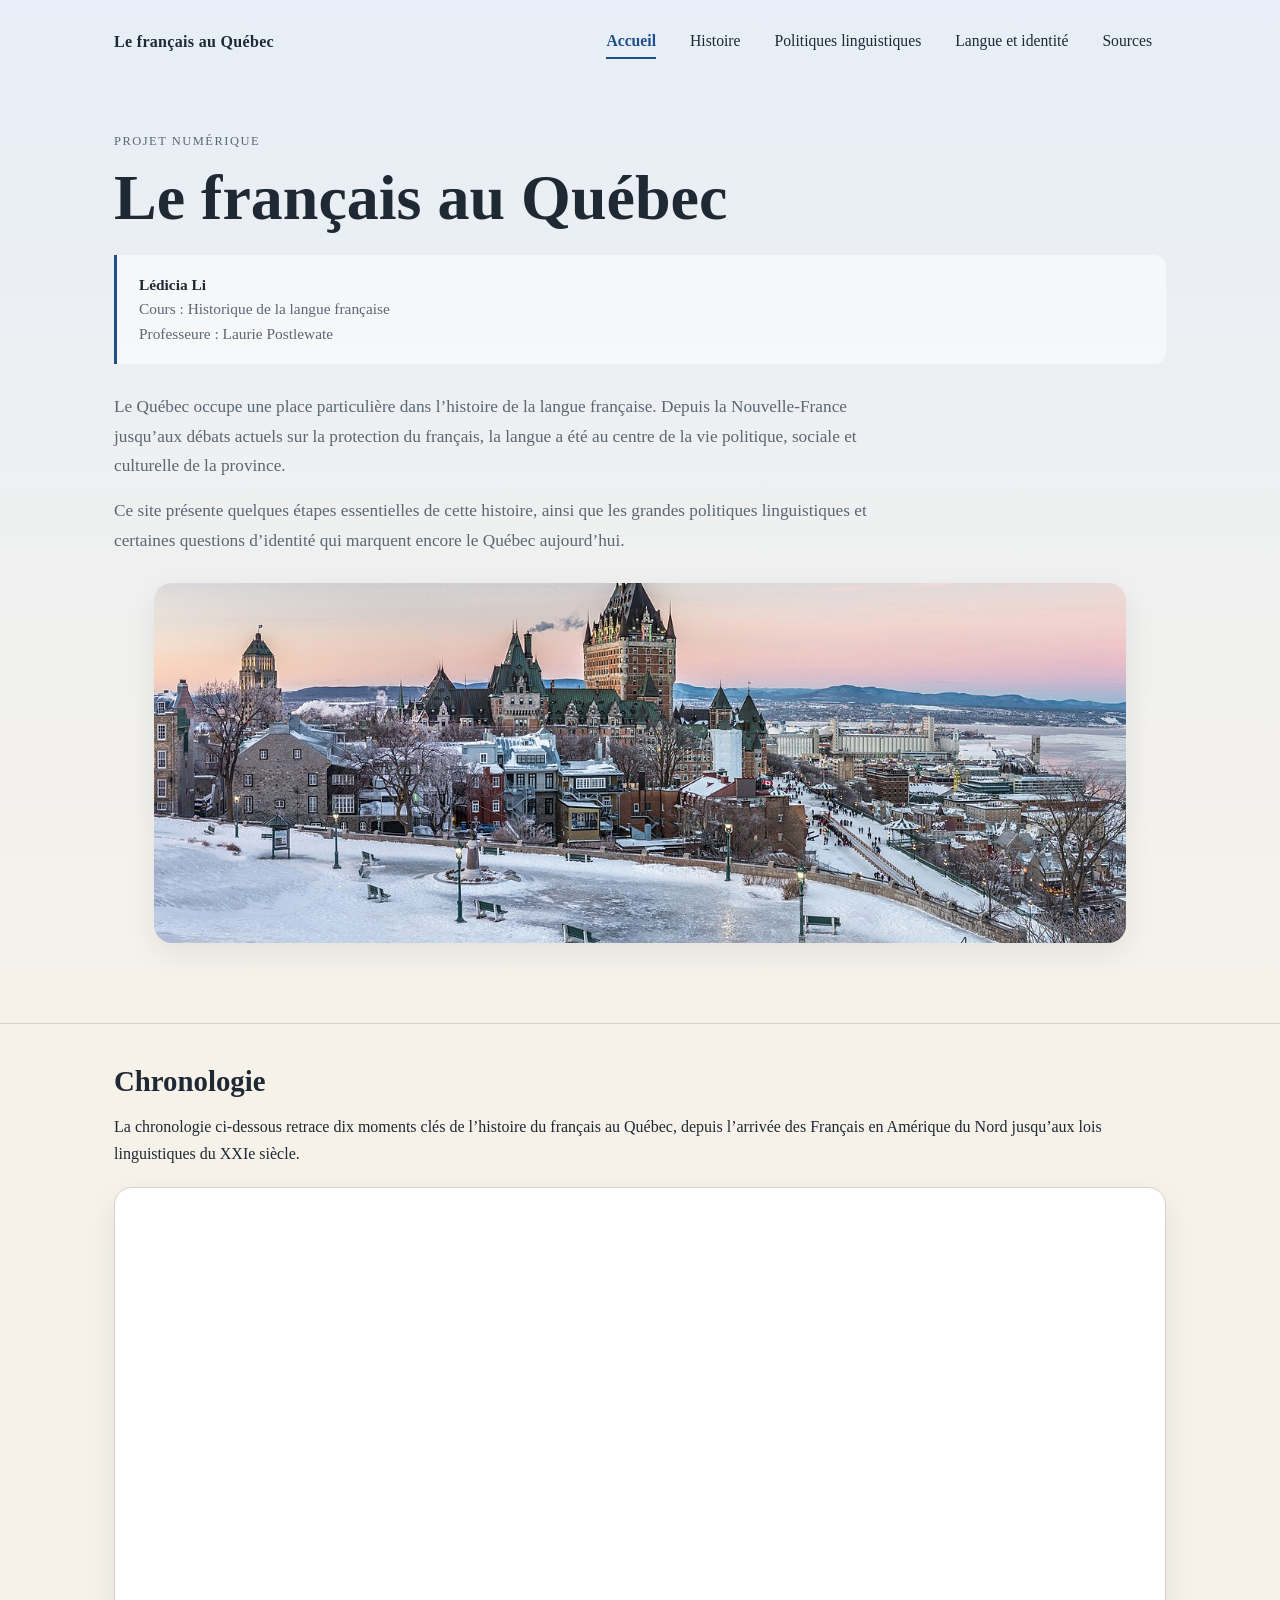
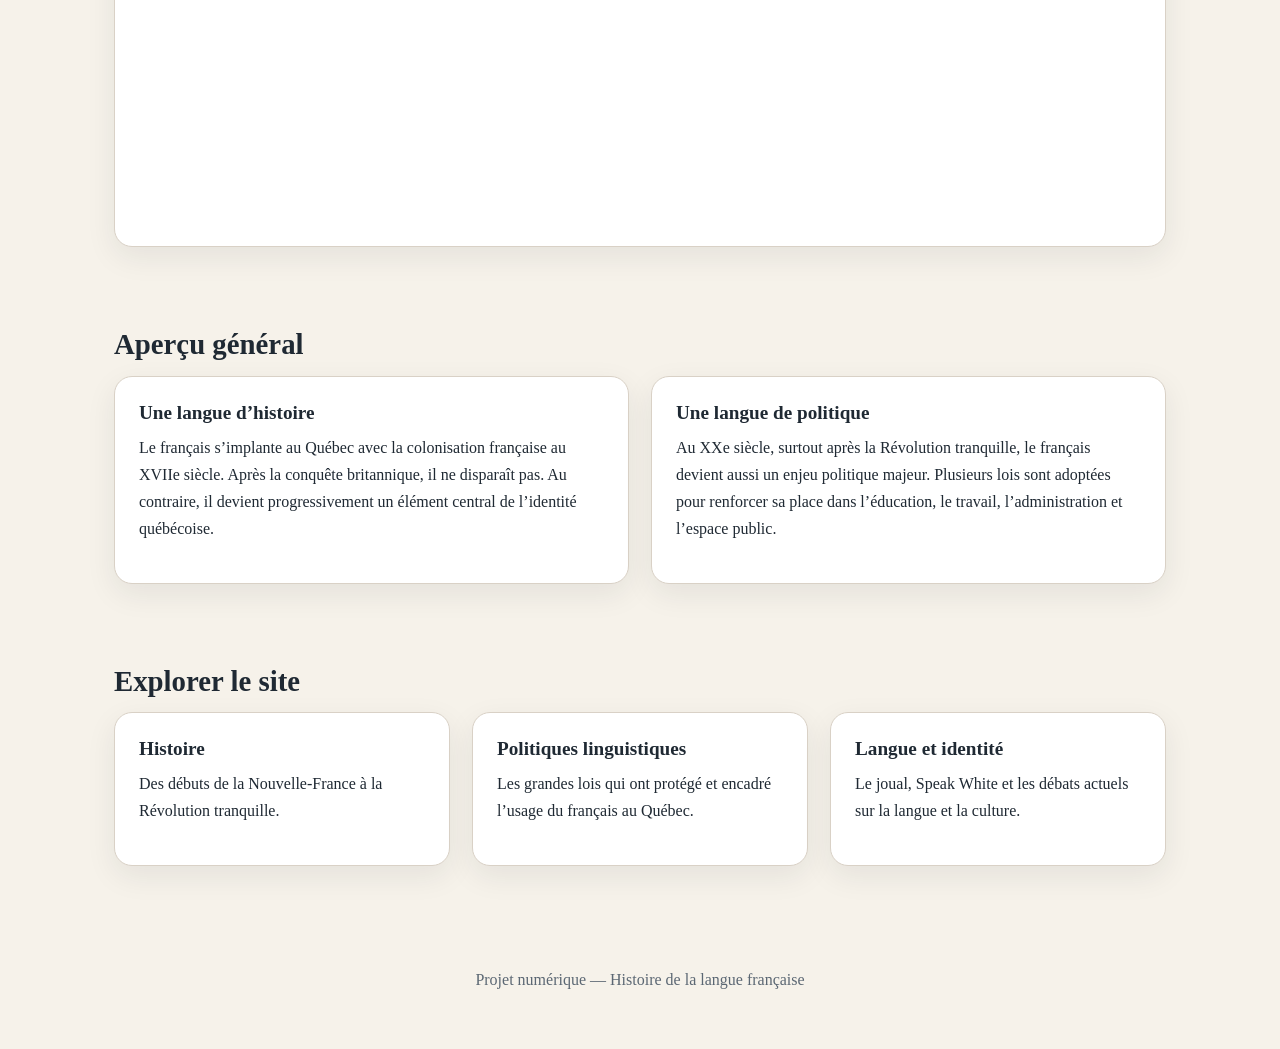
<file: index.html>
<!DOCTYPE html>
<html lang="fr">
<head>
  <meta charset="UTF-8">
  <meta name="viewport" content="width=device-width, initial-scale=1.0">
  <title>Le français au Québec</title>
  <link rel="stylesheet" href="style.css">
</head>
<body>
  <header class="hero">
    <nav class="nav">
      <div class="logo">Le français au Québec</div>
      <div class="nav-links">
        <a href="index.html" class="active">Accueil</a>
        <a href="history.html">Histoire</a>
        <a href="laws.html">Politiques linguistiques</a>
        <a href="identity.html">Langue et identité</a>
        <a href="sources.html">Sources</a>
      </div>
    </nav>

    <section class="hero-content">
      <p class="eyebrow">Projet numérique</p>
      <h1>Le français au Québec</h1>
      <div class="byline">
        <p><strong>Lédicia Li</strong></p>
        <p>Cours : Historique de la langue française</p>
        <p>Professeure : Laurie Postlewate</p>
      </div>
      <p class="lead">
        Le Québec occupe une place particulière dans l’histoire de la langue française.
        Depuis la Nouvelle-France jusqu’aux débats actuels sur la protection du français,
        la langue a été au centre de la vie politique, sociale et culturelle de la province.
      </p>
      <p class="lead">
        Ce site présente quelques étapes essentielles de cette histoire, ainsi que les
        grandes politiques linguistiques et certaines questions d’identité qui marquent
        encore le Québec aujourd’hui.
      </p>
      <figure class="hero-figure">
        <img src="images/quebec-city.jpg" alt="Le Château Frontenac dans le Vieux-Québec">
      </figure>
    </section>
  </header>

  <main class="container">
    <section class="section">
      <h2>Chronologie</h2>
      <p>
        La chronologie ci-dessous retrace dix moments clés de l’histoire du français au Québec,
        depuis l’arrivée des Français en Amérique du Nord jusqu’aux lois linguistiques du XXIe siècle.
      </p>
      <div class="timeline-wrapper">
        <iframe
          src="https://cdn.knightlab.com/libs/timeline3/latest/embed/index.html?source=v2%3A2PACX-1vSeWuGALrEQYOXce-Tb18Y2PKePK5PTrKx1ULPWU48hiLSsXmXn-WdGXW_MtdVr1s-YA1Sh1IPHavI-&font=Default&lang=fr&initial_zoom=2&width=100%25&height=650"
          width="100%"
          height="650"
          webkitallowfullscreen
          mozallowfullscreen
          allowfullscreen
          frameborder="0"
          title="Chronologie du français au Québec">
        </iframe>
      </div>
    </section>

    <section class="section">
      <h2>Aperçu général</h2>
      <div class="grid two">
        <article class="card">
          <h3>Une langue d’histoire</h3>
          <p>
            Le français s’implante au Québec avec la colonisation française au XVIIe siècle.
            Après la conquête britannique, il ne disparaît pas. Au contraire, il devient
            progressivement un élément central de l’identité québécoise.
          </p>
        </article>
        <article class="card">
          <h3>Une langue de politique</h3>
          <p>
            Au XXe siècle, surtout après la Révolution tranquille, le français devient
            aussi un enjeu politique majeur. Plusieurs lois sont adoptées pour renforcer
            sa place dans l’éducation, le travail, l’administration et l’espace public.
          </p>
        </article>
      </div>
    </section>

    <section class="section">
      <h2>Explorer le site</h2>
      <div class="grid three">
        <a class="card link-card" href="history.html">
          <h3>Histoire</h3>
          <p>Des débuts de la Nouvelle-France à la Révolution tranquille.</p>
        </a>
        <a class="card link-card" href="laws.html">
          <h3>Politiques linguistiques</h3>
          <p>Les grandes lois qui ont protégé et encadré l’usage du français au Québec.</p>
        </a>
        <a class="card link-card" href="identity.html">
          <h3>Langue et identité</h3>
          <p>Le joual, Speak White et les débats actuels sur la langue et la culture.</p>
        </a>
      </div>
    </section>
  </main>

  <footer class="footer">
    <p>Projet numérique — Histoire de la langue française</p>
  </footer>
</body>
</html>
</file>
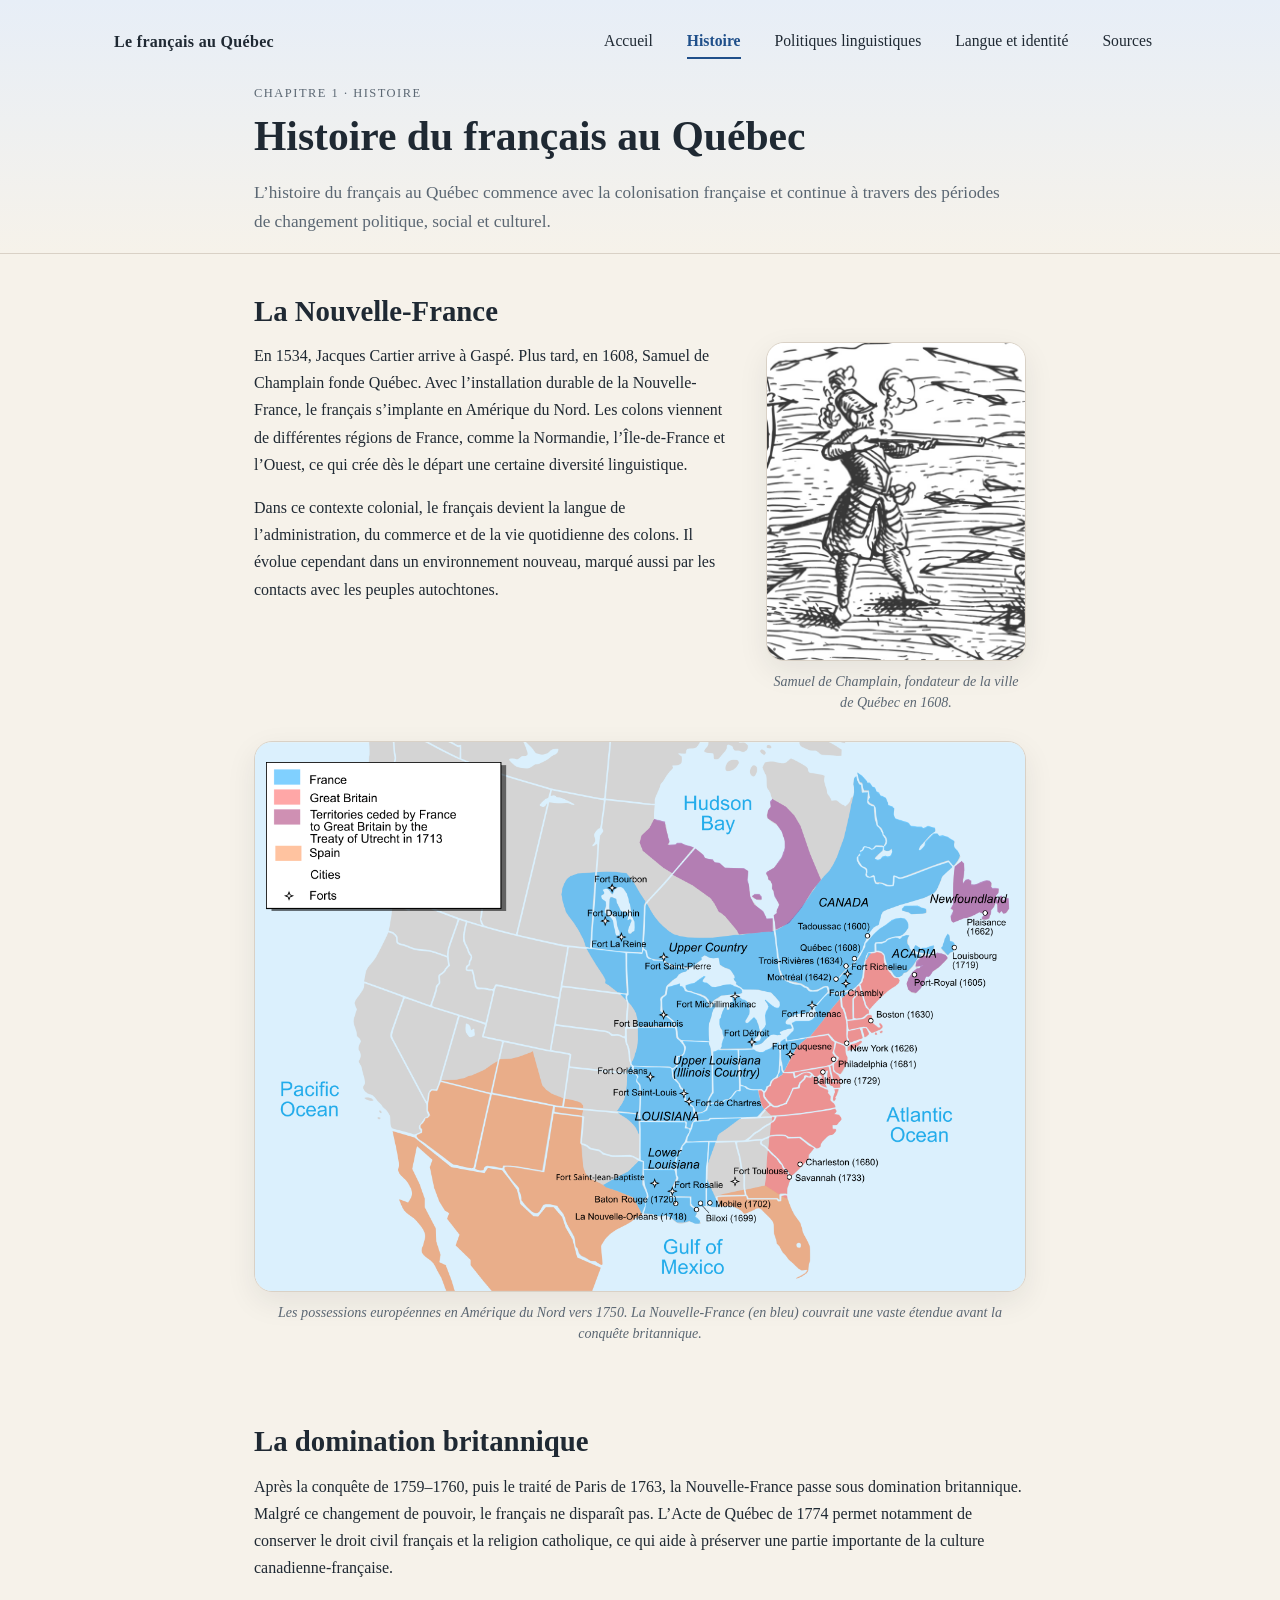
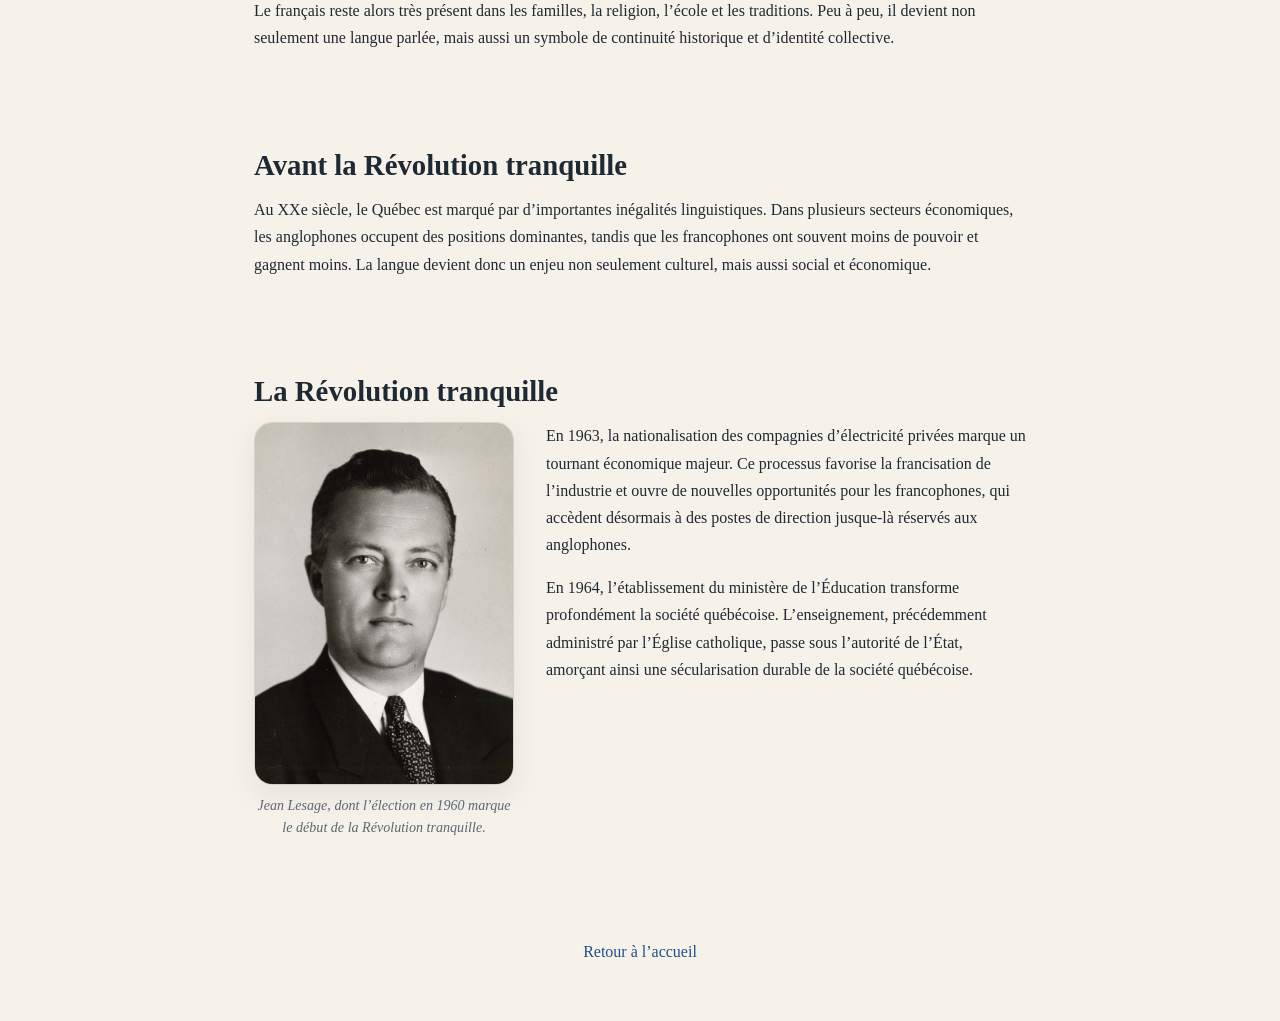
<file: history.html>
<!DOCTYPE html>
<html lang="fr">
<head>
  <meta charset="UTF-8">
  <meta name="viewport" content="width=device-width, initial-scale=1.0">
  <title>Histoire | Le français au Québec</title>
  <link rel="stylesheet" href="style.css">
</head>
<body>
  <header class="page-header">
    <nav class="nav">
      <div class="logo">Le français au Québec</div>
      <div class="nav-links">
        <a href="index.html">Accueil</a>
        <a href="history.html" class="active">Histoire</a>
        <a href="laws.html">Politiques linguistiques</a>
        <a href="identity.html">Langue et identité</a>
        <a href="sources.html">Sources</a>
      </div>
    </nav>
    <div class="container narrow">
      <p class="eyebrow">Chapitre 1 · Histoire</p>
      <h1>Histoire du français au Québec</h1>
      <p class="lead">
        L’histoire du français au Québec commence avec la colonisation française et continue
        à travers des périodes de changement politique, social et culturel.
      </p>
    </div>
  </header>

  <main class="container narrow">
    <section class="section">
      <h2>La Nouvelle-France</h2>
      <div class="content-grid figure-right">
        <div class="content-text">
          <p>
            En 1534, Jacques Cartier arrive à Gaspé. Plus tard, en 1608, Samuel de Champlain
            fonde Québec. Avec l’installation durable de la Nouvelle-France, le français
            s’implante en Amérique du Nord. Les colons viennent de différentes régions de France,
            comme la Normandie, l’Île-de-France et l’Ouest, ce qui crée dès le départ une certaine
            diversité linguistique.
          </p>
          <p>
            Dans ce contexte colonial, le français devient la langue de l’administration,
            du commerce et de la vie quotidienne des colons. Il évolue cependant dans un environnement
            nouveau, marqué aussi par les contacts avec les peuples autochtones.
          </p>
        </div>
        <figure class="figure">
          <img src="images/champlain.jpg" alt="Samuel de Champlain, fondateur de Québec">
          <figcaption>Samuel de Champlain, fondateur de la ville de Québec en 1608.</figcaption>
        </figure>
      </div>
      <figure class="figure full">
        <img src="images/nouvelle-france-map.png" alt="Carte de la Nouvelle-France et des possessions européennes en Amérique du Nord">
        <figcaption>Les possessions européennes en Amérique du Nord vers 1750. La Nouvelle-France (en bleu) couvrait une vaste étendue avant la conquête britannique.</figcaption>
      </figure>
    </section>

    <section class="section">
      <h2>La domination britannique</h2>
      <p>
        Après la conquête de 1759–1760, puis le traité de Paris de 1763, la Nouvelle-France
        passe sous domination britannique. Malgré ce changement de pouvoir, le français ne disparaît pas.
        L’Acte de Québec de 1774 permet notamment de conserver le droit civil français et la religion
        catholique, ce qui aide à préserver une partie importante de la culture canadienne-française.
      </p>
      <p>
        Le français reste alors très présent dans les familles, la religion, l’école et les traditions.
        Peu à peu, il devient non seulement une langue parlée, mais aussi un symbole de continuité
        historique et d’identité collective.
      </p>
    </section>

    <section class="section">
      <h2>Avant la Révolution tranquille</h2>
      <p>
        Au XXe siècle, le Québec est marqué par d’importantes inégalités linguistiques.
        Dans plusieurs secteurs économiques, les anglophones occupent des positions dominantes,
        tandis que les francophones ont souvent moins de pouvoir et gagnent moins. La langue devient
        donc un enjeu non seulement culturel, mais aussi social et économique.
      </p>
    </section>

    <section class="section">
      <h2>La Révolution tranquille</h2>
      <div class="content-grid figure-left">
        <figure class="figure">
          <img src="images/jean-lesage.jpg" alt="Jean Lesage, premier ministre du Québec">
          <figcaption>Jean Lesage, dont l’élection en 1960 marque le début de la Révolution tranquille.</figcaption>
        </figure>
        <div class="content-text">
          <p>
            En 1963, la nationalisation des compagnies d’électricité privées marque un tournant économique
            majeur. Ce processus favorise la francisation de l’industrie et ouvre de nouvelles opportunités
            pour les francophones, qui accèdent désormais à des postes de direction jusque-là réservés aux anglophones.
          </p>
          <p>
            En 1964, l’établissement du ministère de l’Éducation transforme profondément la société québécoise.
            L’enseignement, précédemment administré par l’Église catholique, passe sous l’autorité de l’État,
            amorçant ainsi une sécularisation durable de la société québécoise.
          </p>
        </div>
      </div>
    </section>
  </main>

  <footer class="footer">
    <p><a href="index.html">Retour à l’accueil</a></p>
  </footer>
</body>
</html>
</file>
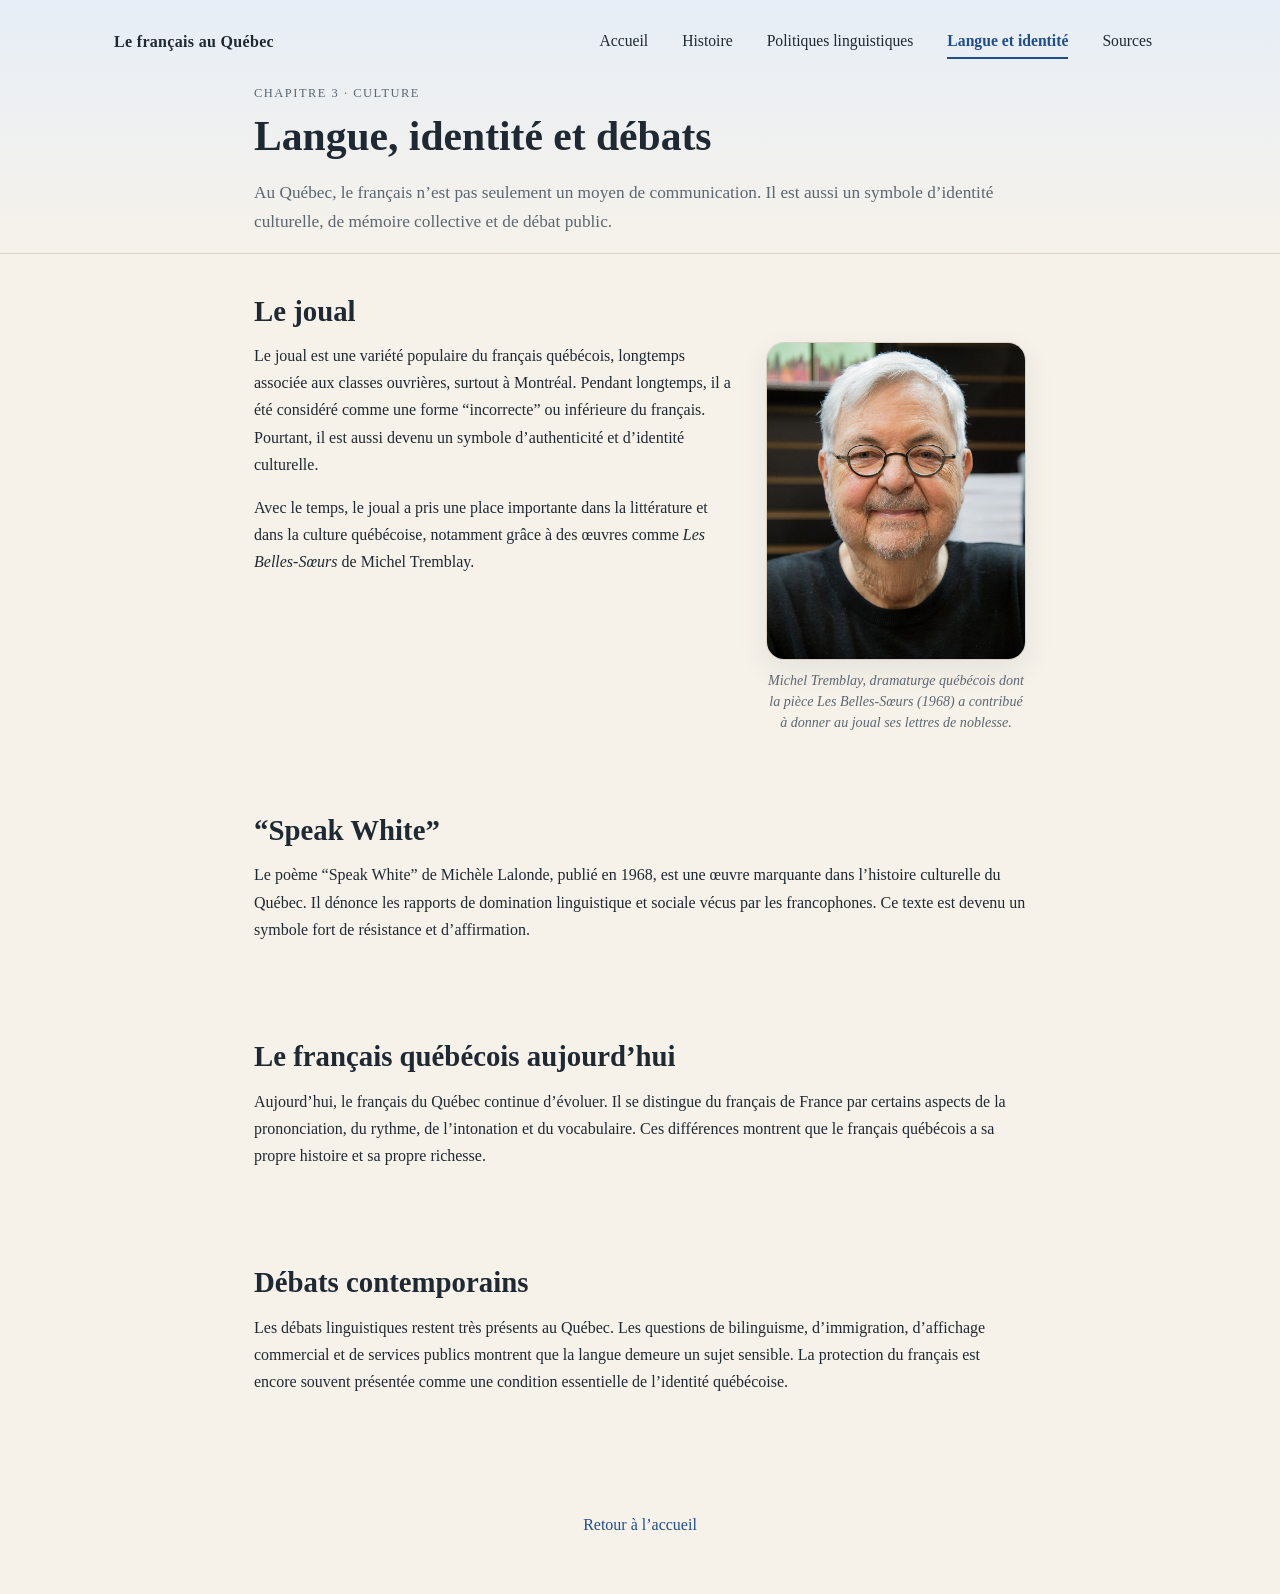
<file: identity.html>
<!DOCTYPE html>
<html lang="fr">
<head>
  <meta charset="UTF-8">
  <meta name="viewport" content="width=device-width, initial-scale=1.0">
  <title>Langue et identité | Le français au Québec</title>
  <link rel="stylesheet" href="style.css">
</head>
<body>
  <header class="page-header">
    <nav class="nav">
      <div class="logo">Le français au Québec</div>
      <div class="nav-links">
        <a href="index.html">Accueil</a>
        <a href="history.html">Histoire</a>
        <a href="laws.html">Politiques linguistiques</a>
        <a href="identity.html" class="active">Langue et identité</a>
        <a href="sources.html">Sources</a>
      </div>
    </nav>
    <div class="container narrow">
      <p class="eyebrow">Chapitre 3 · Culture</p>
      <h1>Langue, identité et débats</h1>
      <p class="lead">
        Au Québec, le français n’est pas seulement un moyen de communication. Il est aussi
        un symbole d’identité culturelle, de mémoire collective et de débat public.
      </p>
    </div>
  </header>

  <main class="container narrow">
    <section class="section">
      <h2>Le joual</h2>
      <div class="content-grid figure-right">
        <div class="content-text">
          <p>
            Le joual est une variété populaire du français québécois, longtemps associée aux classes ouvrières,
            surtout à Montréal. Pendant longtemps, il a été considéré comme une forme “incorrecte” ou inférieure
            du français. Pourtant, il est aussi devenu un symbole d’authenticité et d’identité culturelle.
          </p>
          <p>
            Avec le temps, le joual a pris une place importante dans la littérature et dans la culture québécoise,
            notamment grâce à des œuvres comme <em>Les Belles-Sœurs</em> de Michel Tremblay.
          </p>
        </div>
        <figure class="figure">
          <img src="images/michel-tremblay.jpg" alt="Michel Tremblay, écrivain québécois">
          <figcaption>Michel Tremblay, dramaturge québécois dont la pièce <em>Les Belles-Sœurs</em> (1968) a contribué à donner au joual ses lettres de noblesse.</figcaption>
        </figure>
      </div>
    </section>

    <section class="section">
      <h2>“Speak White”</h2>
      <p>
        Le poème “Speak White” de Michèle Lalonde, publié en 1968, est une œuvre marquante dans l’histoire
        culturelle du Québec. Il dénonce les rapports de domination linguistique et sociale vécus par les
        francophones. Ce texte est devenu un symbole fort de résistance et d’affirmation.
      </p>
    </section>

    <section class="section">
      <h2>Le français québécois aujourd’hui</h2>
      <p>
        Aujourd’hui, le français du Québec continue d’évoluer. Il se distingue du français de France par
        certains aspects de la prononciation, du rythme, de l’intonation et du vocabulaire. Ces différences
        montrent que le français québécois a sa propre histoire et sa propre richesse.
      </p>
    </section>

    <section class="section">
      <h2>Débats contemporains</h2>
      <p>
        Les débats linguistiques restent très présents au Québec. Les questions de bilinguisme, d’immigration,
        d’affichage commercial et de services publics montrent que la langue demeure un sujet sensible.
        La protection du français est encore souvent présentée comme une condition essentielle de l’identité
        québécoise.
      </p>
    </section>
  </main>

  <footer class="footer">
    <p><a href="index.html">Retour à l’accueil</a></p>
  </footer>
</body>
</html>
</file>
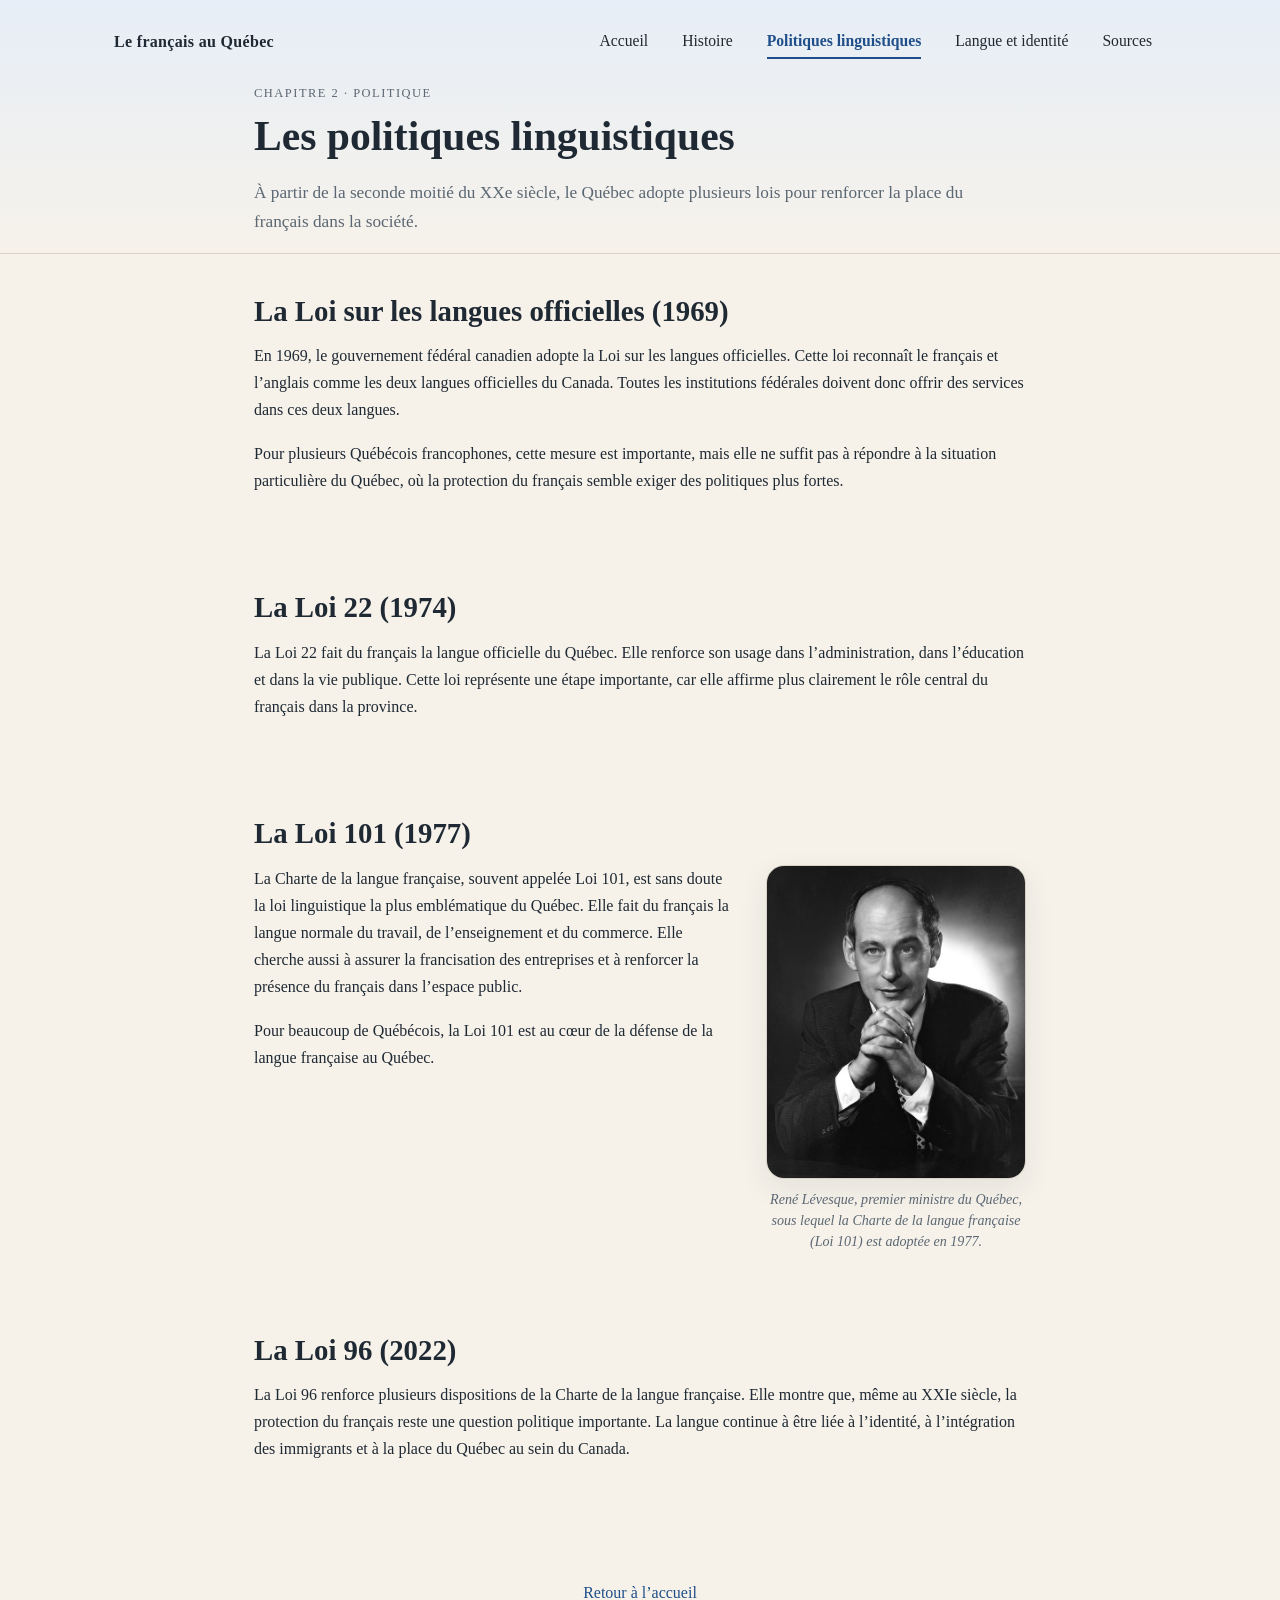
<file: laws.html>
<!DOCTYPE html>
<html lang="fr">
<head>
  <meta charset="UTF-8">
  <meta name="viewport" content="width=device-width, initial-scale=1.0">
  <title>Politiques linguistiques | Le français au Québec</title>
  <link rel="stylesheet" href="style.css">
</head>
<body>
  <header class="page-header">
    <nav class="nav">
      <div class="logo">Le français au Québec</div>
      <div class="nav-links">
        <a href="index.html">Accueil</a>
        <a href="history.html">Histoire</a>
        <a href="laws.html" class="active">Politiques linguistiques</a>
        <a href="identity.html">Langue et identité</a>
        <a href="sources.html">Sources</a>
      </div>
    </nav>
    <div class="container narrow">
      <p class="eyebrow">Chapitre 2 · Politique</p>
      <h1>Les politiques linguistiques</h1>
      <p class="lead">
        À partir de la seconde moitié du XXe siècle, le Québec adopte plusieurs lois pour
        renforcer la place du français dans la société.
      </p>
    </div>
  </header>

  <main class="container narrow">
    <section class="section">
      <h2>La Loi sur les langues officielles (1969)</h2>
      <p>
        En 1969, le gouvernement fédéral canadien adopte la Loi sur les langues officielles.
        Cette loi reconnaît le français et l’anglais comme les deux langues officielles du Canada.
        Toutes les institutions fédérales doivent donc offrir des services dans ces deux langues.
      </p>
      <p>
        Pour plusieurs Québécois francophones, cette mesure est importante, mais elle ne suffit pas
        à répondre à la situation particulière du Québec, où la protection du français semble exiger
        des politiques plus fortes.
      </p>
    </section>

    <section class="section">
      <h2>La Loi 22 (1974)</h2>
      <p>
        La Loi 22 fait du français la langue officielle du Québec. Elle renforce son usage dans
        l’administration, dans l’éducation et dans la vie publique. Cette loi représente une étape
        importante, car elle affirme plus clairement le rôle central du français dans la province.
      </p>
    </section>

    <section class="section">
      <h2>La Loi 101 (1977)</h2>
      <div class="content-grid figure-right">
        <div class="content-text">
          <p>
            La Charte de la langue française, souvent appelée Loi 101, est sans doute la loi linguistique
            la plus emblématique du Québec. Elle fait du français la langue normale du travail, de l’enseignement
            et du commerce. Elle cherche aussi à assurer la francisation des entreprises et à renforcer la présence
            du français dans l’espace public.
          </p>
          <p>
            Pour beaucoup de Québécois, la Loi 101 est au cœur de la défense de la langue française au Québec.
          </p>
        </div>
        <figure class="figure">
          <img src="images/rene-levesque.jpg" alt="René Lévesque, premier ministre du Québec">
          <figcaption>René Lévesque, premier ministre du Québec, sous lequel la Charte de la langue française (Loi 101) est adoptée en 1977.</figcaption>
        </figure>
      </div>
    </section>

    <section class="section">
      <h2>La Loi 96 (2022)</h2>
      <p>
        La Loi 96 renforce plusieurs dispositions de la Charte de la langue française. Elle montre que,
        même au XXIe siècle, la protection du français reste une question politique importante. La langue
        continue à être liée à l’identité, à l’intégration des immigrants et à la place du Québec au sein du Canada.
      </p>
    </section>
  </main>

  <footer class="footer">
    <p><a href="index.html">Retour à l’accueil</a></p>
  </footer>
</body>
</html>
</file>
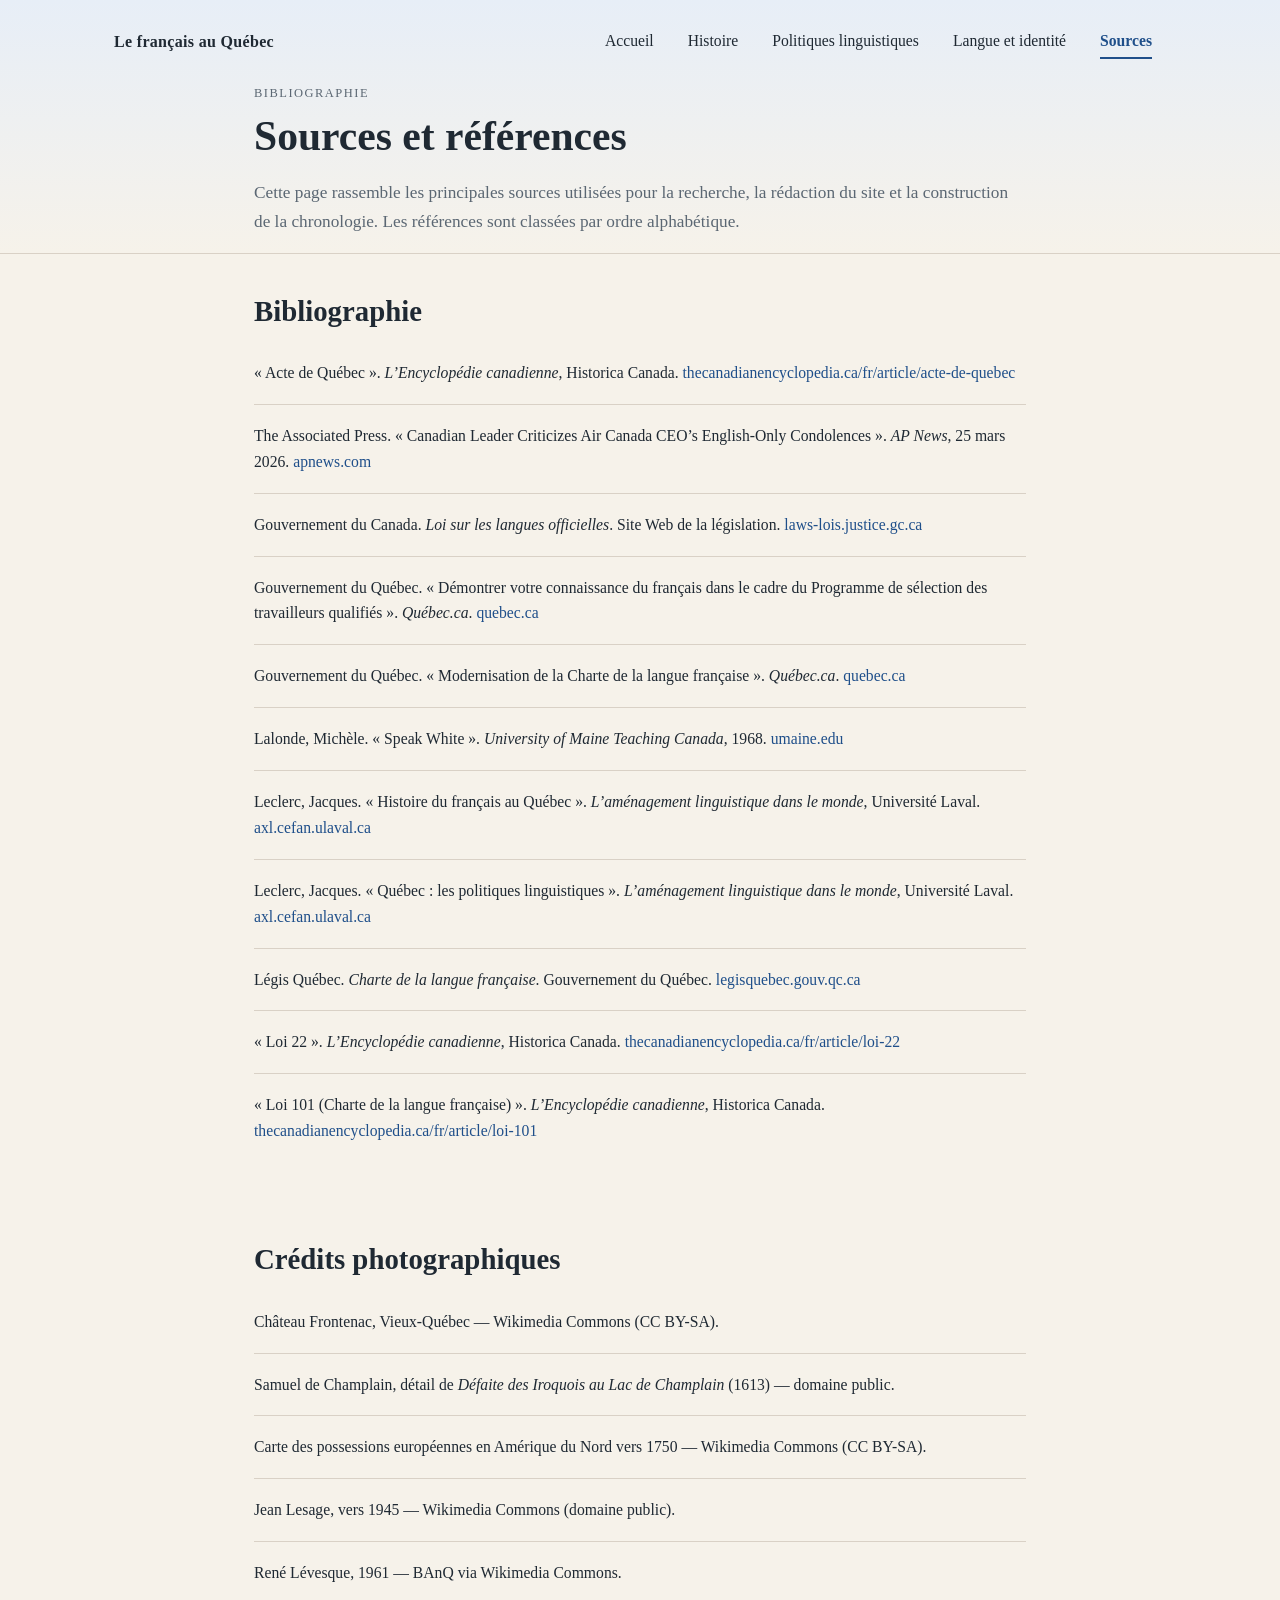
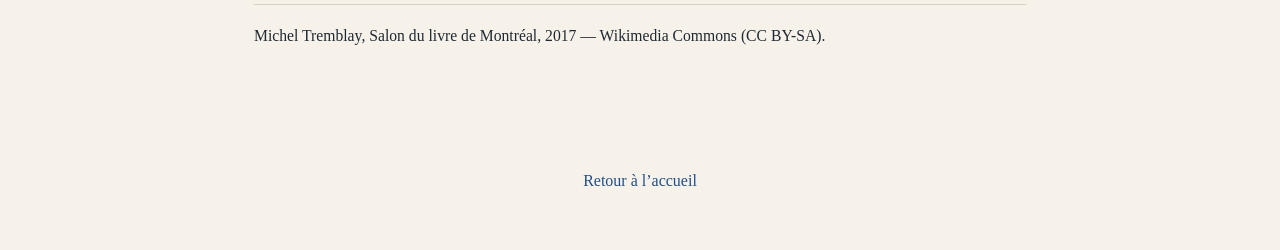
<file: sources.html>
<!DOCTYPE html>
<html lang="fr">
<head>
  <meta charset="UTF-8">
  <meta name="viewport" content="width=device-width, initial-scale=1.0">
  <title>Sources | Le français au Québec</title>
  <link rel="stylesheet" href="style.css">
</head>
<body>
  <header class="page-header">
    <nav class="nav">
      <div class="logo">Le français au Québec</div>
      <div class="nav-links">
        <a href="index.html">Accueil</a>
        <a href="history.html">Histoire</a>
        <a href="laws.html">Politiques linguistiques</a>
        <a href="identity.html">Langue et identité</a>
        <a href="sources.html" class="active">Sources</a>
      </div>
    </nav>
    <div class="container narrow">
      <p class="eyebrow">Bibliographie</p>
      <h1>Sources et références</h1>
      <p class="lead">
        Cette page rassemble les principales sources utilisées pour la recherche, la rédaction
        du site et la construction de la chronologie. Les références sont classées par ordre alphabétique.
      </p>
    </div>
  </header>

  <main class="container narrow">
    <section class="section">
      <h2>Bibliographie</h2>
      <ul class="sources-list">
        <li>
          « Acte de Québec ». <em>L’Encyclopédie canadienne</em>, Historica Canada.
          <a href="https://www.thecanadianencyclopedia.ca/fr/article/acte-de-quebec" target="_blank" rel="noopener">thecanadianencyclopedia.ca/fr/article/acte-de-quebec</a>
        </li>
        <li>
          The Associated Press. « Canadian Leader Criticizes Air Canada CEO’s English-Only Condolences ». <em>AP News</em>, 25 mars 2026.
          <a href="https://apnews.com/article/air-canada-ceo-french-crash-carney-laguardia-944ea1e6a7a6c3ee0ce47b6a1b816f86" target="_blank" rel="noopener">apnews.com</a>
        </li>
        <li>
          Gouvernement du Canada. <em>Loi sur les langues officielles</em>. Site Web de la législation.
          <a href="https://laws-lois.justice.gc.ca/fra/lois/o-3.01/textecomplet.html" target="_blank" rel="noopener">laws-lois.justice.gc.ca</a>
        </li>
        <li>
          Gouvernement du Québec. « Démontrer votre connaissance du français dans le cadre du Programme de sélection des travailleurs qualifiés ». <em>Québec.ca</em>.
          <a href="https://www.quebec.ca/immigration/permanente/travailleurs-qualifies/programme-selection-travailleurs-qualifies/exigences/connaissance-francais" target="_blank" rel="noopener">quebec.ca</a>
        </li>
        <li>
          Gouvernement du Québec. « Modernisation de la Charte de la langue française ». <em>Québec.ca</em>.
          <a href="https://www.quebec.ca/gouvernement/politiques-orientations/langue-francaise/modernisation-charte-langue-francaise" target="_blank" rel="noopener">quebec.ca</a>
        </li>
        <li>
          Lalonde, Michèle. « Speak White ». <em>University of Maine Teaching Canada</em>, 1968.
          <a href="https://umaine.edu/teachingcanada/wp-content/uploads/sites/176/2015/06/1-Speak-Whiteen.pdf" target="_blank" rel="noopener">umaine.edu</a>
        </li>
        <li>
          Leclerc, Jacques. « Histoire du français au Québec ». <em>L’aménagement linguistique dans le monde</em>, Université Laval.
          <a href="https://www.axl.cefan.ulaval.ca/francophonie/histfrnqc.htm" target="_blank" rel="noopener">axl.cefan.ulaval.ca</a>
        </li>
        <li>
          Leclerc, Jacques. « Québec : les politiques linguistiques ». <em>L’aménagement linguistique dans le monde</em>, Université Laval.
          <a href="https://www.axl.cefan.ulaval.ca/amnord/quebecacc.htm" target="_blank" rel="noopener">axl.cefan.ulaval.ca</a>
        </li>
        <li>
          Légis Québec. <em>Charte de la langue française</em>. Gouvernement du Québec.
          <a href="https://www.legisquebec.gouv.qc.ca/fr/document/lc/c-11" target="_blank" rel="noopener">legisquebec.gouv.qc.ca</a>
        </li>
        <li>
          « Loi 22 ». <em>L’Encyclopédie canadienne</em>, Historica Canada.
          <a href="https://www.thecanadianencyclopedia.ca/fr/article/loi-22" target="_blank" rel="noopener">thecanadianencyclopedia.ca/fr/article/loi-22</a>
        </li>
        <li>
          « Loi 101 (Charte de la langue française) ». <em>L’Encyclopédie canadienne</em>, Historica Canada.
          <a href="https://www.thecanadianencyclopedia.ca/fr/article/loi-101" target="_blank" rel="noopener">thecanadianencyclopedia.ca/fr/article/loi-101</a>
        </li>
      </ul>
    </section>

    <section class="section">
      <h2>Crédits photographiques</h2>
      <ul class="sources-list">
        <li>Château Frontenac, Vieux-Québec — Wikimedia Commons (CC BY-SA).</li>
        <li>Samuel de Champlain, détail de <em>Défaite des Iroquois au Lac de Champlain</em> (1613) — domaine public.</li>
        <li>Carte des possessions européennes en Amérique du Nord vers 1750 — Wikimedia Commons (CC BY-SA).</li>
        <li>Jean Lesage, vers 1945 — Wikimedia Commons (domaine public).</li>
        <li>René Lévesque, 1961 — BAnQ via Wikimedia Commons.</li>
        <li>Michel Tremblay, Salon du livre de Montréal, 2017 — Wikimedia Commons (CC BY-SA).</li>
      </ul>
    </section>
  </main>

  <footer class="footer">
    <p><a href="index.html">Retour à l’accueil</a></p>
  </footer>
</body>
</html>
</file>
<file: style.css>
:root {
  --bg: #f6f2ea;
  --surface: #ffffff;
  --text: #1f2933;
  --muted: #5b6773;
  --accent: #1f4f8a;
  --accent-soft: #e7eef7;
  --border: #d9d1c6;
  --shadow: 0 10px 30px rgba(31, 41, 51, 0.08);
  --radius: 18px;
  --max: 1100px;
}

* { box-sizing: border-box; }

body {
  margin: 0;
  font-family: Georgia, "Times New Roman", serif;
  color: var(--text);
  background: var(--bg);
  line-height: 1.7;
}

a {
  color: var(--accent);
  text-decoration: none;
}

a:hover { text-decoration: underline; }

.hero,
.page-header {
  background: linear-gradient(180deg, #e7eef7 0%, #f6f2ea 100%);
  border-bottom: 1px solid var(--border);
}

.nav {
  max-width: var(--max);
  margin: 0 auto;
  padding: 20px 24px;
  display: flex;
  justify-content: space-between;
  gap: 20px;
  align-items: center;
}

.logo {
  font-weight: 700;
  letter-spacing: 0.02em;
}

.nav-links {
  display: flex;
  gap: 6px;
  flex-wrap: wrap;
}

.nav-links a {
  color: var(--text);
  font-size: 0.98rem;
  position: relative;
  padding: 8px 14px;
  border-radius: 8px;
  transition: background-color 0.2s ease, color 0.2s ease;
}

.nav-links a::after {
  content: "";
  position: absolute;
  left: 14px;
  right: 14px;
  bottom: 4px;
  height: 2px;
  background: var(--accent);
  transform: scaleX(0);
  transform-origin: left center;
  transition: transform 0.25s ease;
}

.nav-links a:hover {
  text-decoration: none;
  background-color: var(--accent-soft);
  color: var(--accent);
}

.nav-links a:hover::after {
  transform: scaleX(1);
}

.nav-links a.active {
  color: var(--accent);
  font-weight: 700;
}

.nav-links a.active::after {
  transform: scaleX(1);
}

.hero-content,
.container {
  max-width: var(--max);
  margin: 0 auto;
  padding: 0 24px;
}

.hero-content {
  padding-top: 48px;
  padding-bottom: 64px;
}

.container.narrow { max-width: 820px; }

.eyebrow {
  text-transform: uppercase;
  letter-spacing: 0.12em;
  font-size: 0.78rem;
  color: var(--muted);
  margin-bottom: 8px;
}

h1, h2, h3 {
  line-height: 1.2;
  margin-top: 0;
}

h1 {
  font-size: clamp(2.2rem, 5vw, 4rem);
  margin-bottom: 16px;
}

.page-header h1 {
  font-size: clamp(1.7rem, 3.4vw, 2.6rem);
}

h2 {
  font-size: 1.8rem;
  margin-bottom: 14px;
}

h3 {
  font-size: 1.2rem;
  margin-bottom: 10px;
}

.lead {
  font-size: 1.08rem;
  color: var(--muted);
  max-width: 760px;
}

.section { padding: 40px 0; }

.timeline-wrapper {
  margin-top: 20px;
  background: var(--surface);
  border: 1px solid var(--border);
  border-radius: var(--radius);
  box-shadow: var(--shadow);
  overflow: hidden;
}

.grid {
  display: grid;
  gap: 22px;
}

.grid.two { grid-template-columns: repeat(2, minmax(0, 1fr)); }
.grid.three { grid-template-columns: repeat(3, minmax(0, 1fr)); }

.card {
  background: var(--surface);
  border: 1px solid var(--border);
  border-radius: var(--radius);
  padding: 24px;
  box-shadow: var(--shadow);
}

.link-card {
  color: var(--text);
  position: relative;
  transition: transform 0.2s ease, box-shadow 0.2s ease, border-color 0.2s ease;
}

.link-card::after {
  content: "→";
  position: absolute;
  right: 24px;
  bottom: 24px;
  font-size: 1.4rem;
  color: var(--accent);
  opacity: 0;
  transform: translateX(-6px);
  transition: opacity 0.2s ease, transform 0.2s ease;
}

.link-card:hover {
  text-decoration: none;
  transform: translateY(-4px);
  box-shadow: 0 18px 36px rgba(31, 41, 51, 0.14);
  border-color: var(--accent);
}

.link-card:hover::after {
  opacity: 1;
  transform: translateX(0);
}

.figure {
  margin: 0;
}

.figure img {
  display: block;
  width: 100%;
  height: auto;
  border-radius: var(--radius);
  border: 1px solid var(--border);
  box-shadow: var(--shadow);
}

.figure figcaption {
  margin-top: 10px;
  font-size: 0.88rem;
  color: var(--muted);
  font-style: italic;
  text-align: center;
  line-height: 1.5;
}

.figure.full {
  margin: 28px 0 0;
}

.content-grid {
  display: grid;
  gap: 32px;
  align-items: start;
}

.content-grid.figure-right {
  grid-template-columns: minmax(0, 1fr) 260px;
}

.content-grid.figure-left {
  grid-template-columns: 260px minmax(0, 1fr);
}

.content-grid .content-text > p:last-child { margin-bottom: 0; }

.byline {
  margin: 18px 0 28px;
  padding: 18px 22px;
  border-left: 3px solid var(--accent);
  background: rgba(255, 255, 255, 0.55);
  border-radius: 0 12px 12px 0;
  font-size: 0.96rem;
  color: var(--muted);
  line-height: 1.6;
}

.byline p { margin: 0; }
.byline strong { color: var(--text); }

.hero-figure {
  margin-top: 28px;
}

.hero-figure img {
  display: block;
  width: 100%;
  height: 360px;
  object-fit: cover;
  border-radius: var(--radius);
  box-shadow: var(--shadow);
}

.sources-list {
  list-style: none;
  padding: 0;
  margin: 0;
}

.sources-list li {
  padding: 18px 0;
  border-bottom: 1px solid var(--border);
  font-size: 0.98rem;
  line-height: 1.65;
}

.sources-list li:last-child { border-bottom: none; }

.sources-list a {
  word-break: break-word;
}

.footer {
  margin-top: 32px;
  padding: 28px 24px 40px;
  text-align: center;
  color: var(--muted);
}

p { margin: 0 0 16px; }

@media (max-width: 820px) {
  .grid.two,
  .grid.three { grid-template-columns: 1fr; }

  .nav {
    flex-direction: column;
    align-items: flex-start;
  }

  h1 { font-size: 2.4rem; }

  .content-grid.figure-right,
  .content-grid.figure-left {
    grid-template-columns: 1fr;
  }

  .hero-figure img { height: 220px; }
}
</file>
